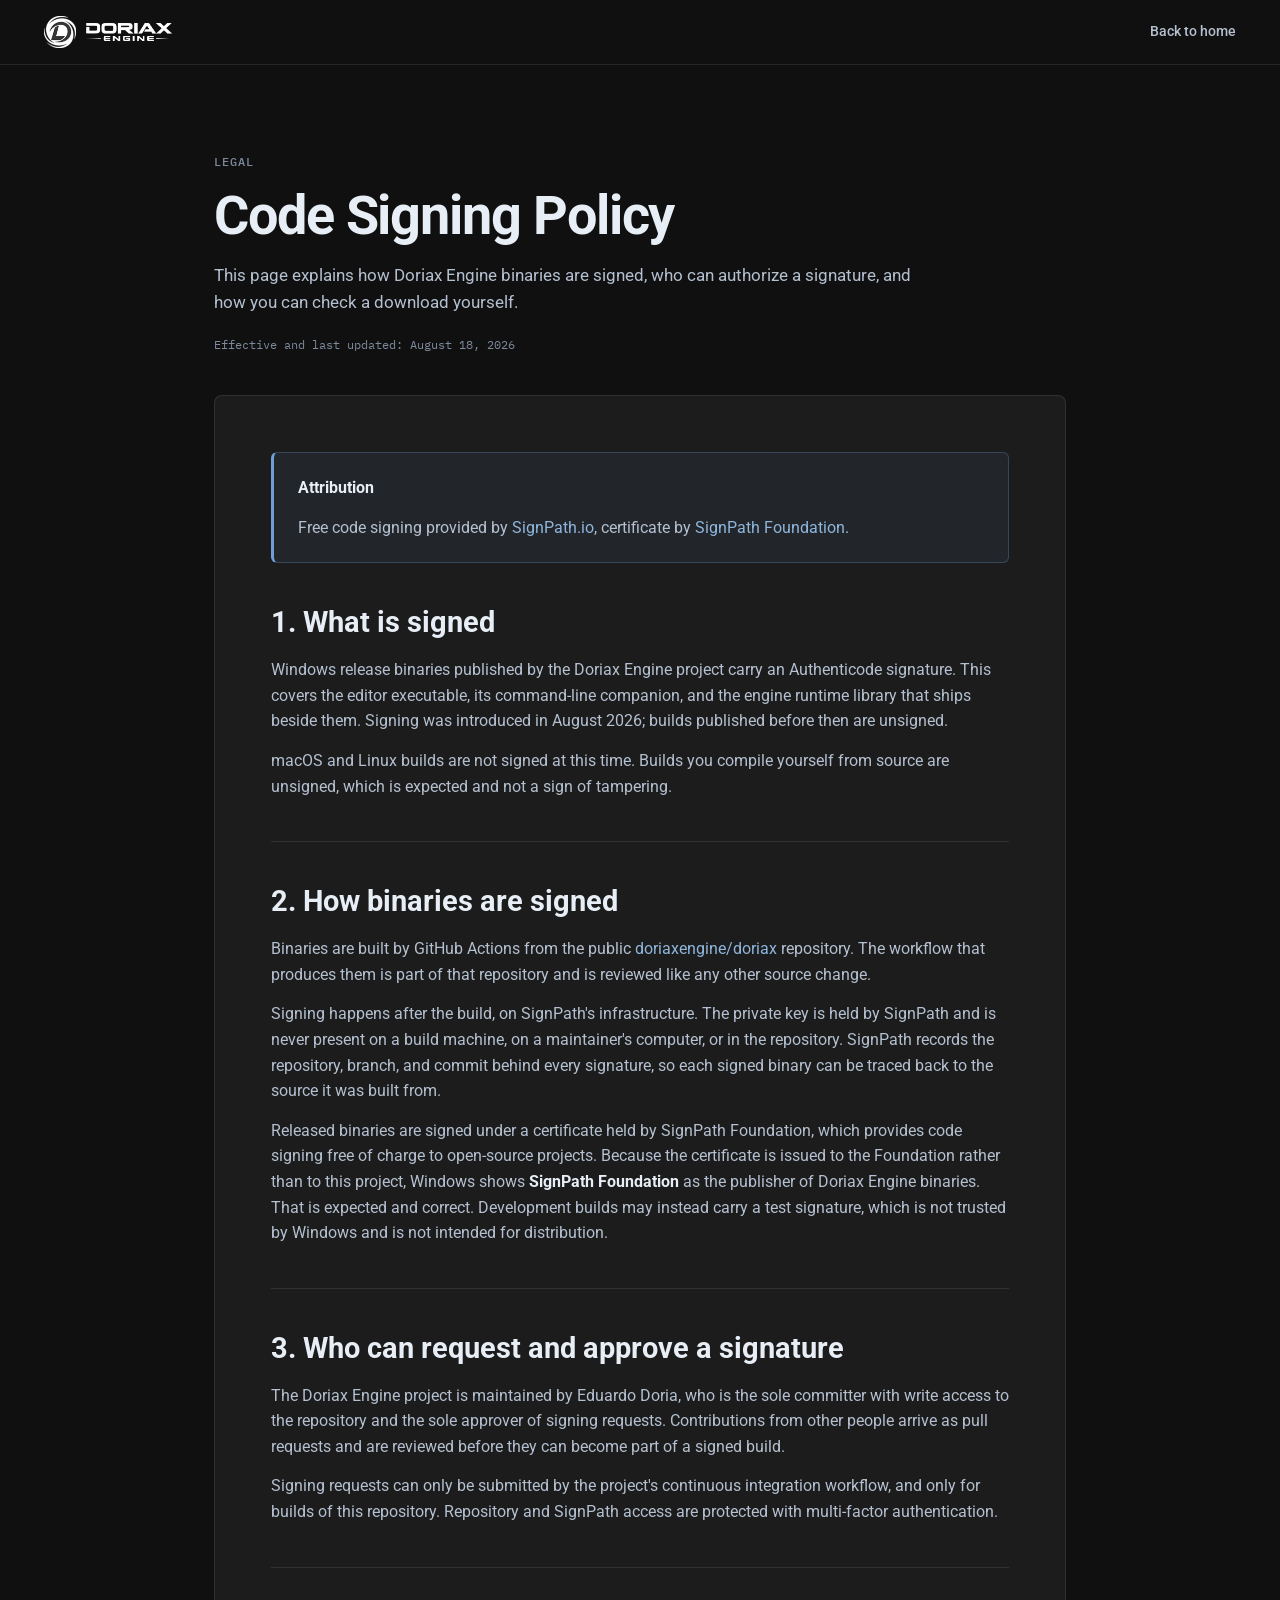
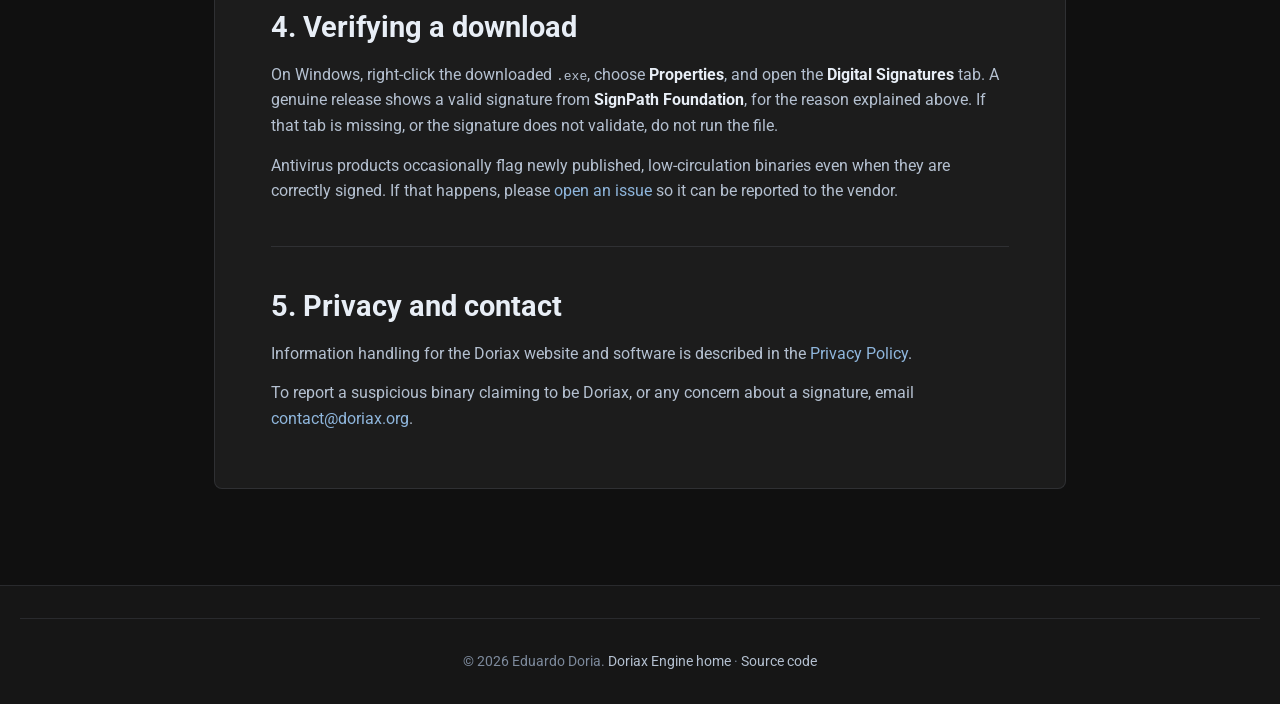
<file: code-signing.html>
<!DOCTYPE html>
<html lang="en">
<head>
    <meta charset="UTF-8">
    <meta name="viewport" content="width=device-width, initial-scale=1.0">
    <title>Code Signing Policy — Doriax Engine</title>
    <meta name="description" content="How Doriax Engine release binaries are code-signed, who may authorize a signature, and how to verify a download.">
    <link rel="canonical" href="https://www.doriax.org/code-signing.html">
    <link rel="icon" type="image/png" href="logo/favicon.png">
    <link rel="preconnect" href="https://fonts.googleapis.com">
    <link rel="preconnect" href="https://fonts.gstatic.com" crossorigin>
    <link href="https://fonts.googleapis.com/css2?family=IBM+Plex+Mono:wght@400;500&family=Roboto:wght@400;500;700&display=swap" rel="stylesheet">
    <link rel="stylesheet" href="css/style.css">
</head>
<body>
    <nav class="navbar legal-navbar" aria-label="Primary navigation">
        <div class="container nav-container">
            <a href="index.html" class="nav-logo" aria-label="Doriax Engine home">
                <img src="logo/logo_part1.png" alt="" class="nav-logo-icon">
                <img src="logo/logo_part2.png" alt="Doriax" class="nav-logo-wordmark">
            </a>
            <a href="index.html" class="legal-back-link">Back to home</a>
        </div>
    </nav>

    <main class="legal-page">
        <div class="container legal-container">
            <header class="legal-header">
                <span class="section-tag">Legal</span>
                <h1>Code Signing Policy</h1>
                <p class="legal-intro">This page explains how Doriax Engine binaries are signed, who can authorize a signature, and how you can check a download yourself.</p>
                <p class="legal-meta">Effective and last updated: August 18, 2026</p>
            </header>

            <article class="legal-content">
                <div class="legal-summary">
                    <p><strong>Attribution</strong></p>
                    <p>Free code signing provided by <a href="https://about.signpath.io" target="_blank" rel="noopener noreferrer">SignPath.io</a>, certificate by <a href="https://signpath.org" target="_blank" rel="noopener noreferrer">SignPath Foundation</a>.</p>
                </div>

                <section aria-labelledby="what-is-signed">
                    <h2 id="what-is-signed">1. What is signed</h2>
                    <p>Windows release binaries published by the Doriax Engine project carry an Authenticode signature. This covers the editor executable, its command-line companion, and the engine runtime library that ships beside them. Signing was introduced in August 2026; builds published before then are unsigned.</p>
                    <p>macOS and Linux builds are not signed at this time. Builds you compile yourself from source are unsigned, which is expected and not a sign of tampering.</p>
                </section>

                <section aria-labelledby="how-signed">
                    <h2 id="how-signed">2. How binaries are signed</h2>
                    <p>Binaries are built by GitHub Actions from the public <a href="https://github.com/doriaxengine/doriax" target="_blank" rel="noopener noreferrer">doriaxengine/doriax</a> repository. The workflow that produces them is part of that repository and is reviewed like any other source change.</p>
                    <p>Signing happens after the build, on SignPath&apos;s infrastructure. The private key is held by SignPath and is never present on a build machine, on a maintainer&apos;s computer, or in the repository. SignPath records the repository, branch, and commit behind every signature, so each signed binary can be traced back to the source it was built from.</p>
                    <p>Released binaries are signed under a certificate held by SignPath Foundation, which provides code signing free of charge to open-source projects. Because the certificate is issued to the Foundation rather than to this project, Windows shows <strong>SignPath Foundation</strong> as the publisher of Doriax Engine binaries. That is expected and correct. Development builds may instead carry a test signature, which is not trusted by Windows and is not intended for distribution.</p>
                </section>

                <section aria-labelledby="roles">
                    <h2 id="roles">3. Who can request and approve a signature</h2>
                    <p>The Doriax Engine project is maintained by Eduardo Doria, who is the sole committer with write access to the repository and the sole approver of signing requests. Contributions from other people arrive as pull requests and are reviewed before they can become part of a signed build.</p>
                    <p>Signing requests can only be submitted by the project&apos;s continuous integration workflow, and only for builds of this repository. Repository and SignPath access are protected with multi-factor authentication.</p>
                </section>

                <section aria-labelledby="verify">
                    <h2 id="verify">4. Verifying a download</h2>
                    <p>On Windows, right-click the downloaded <code>.exe</code>, choose <strong>Properties</strong>, and open the <strong>Digital Signatures</strong> tab. A genuine release shows a valid signature from <strong>SignPath Foundation</strong>, for the reason explained above. If that tab is missing, or the signature does not validate, do not run the file.</p>
                    <p>Antivirus products occasionally flag newly published, low-circulation binaries even when they are correctly signed. If that happens, please <a href="https://github.com/doriaxengine/doriax/issues" target="_blank" rel="noopener noreferrer">open an issue</a> so it can be reported to the vendor.</p>
                </section>

                <section aria-labelledby="privacy-contact">
                    <h2 id="privacy-contact">5. Privacy and contact</h2>
                    <p>Information handling for the Doriax website and software is described in the <a href="privacy.html">Privacy Policy</a>.</p>
                    <p>To report a suspicious binary claiming to be Doriax, or any concern about a signature, email <a data-email-user="contact" data-email-domain="doriax.org">contact [at] doriax [dot] org</a>.</p>
                </section>
            </article>
        </div>
    </main>

    <footer class="footer legal-footer">
        <div class="container footer-bottom">
            <p>&copy; 2026 Eduardo Doria. <a href="index.html">Doriax Engine home</a> &middot; <a href="https://github.com/doriaxengine/doriax" target="_blank" rel="noopener noreferrer">Source code</a></p>
        </div>
    </footer>

    <script src="js/email.js"></script>
</body>
</html>
</file>
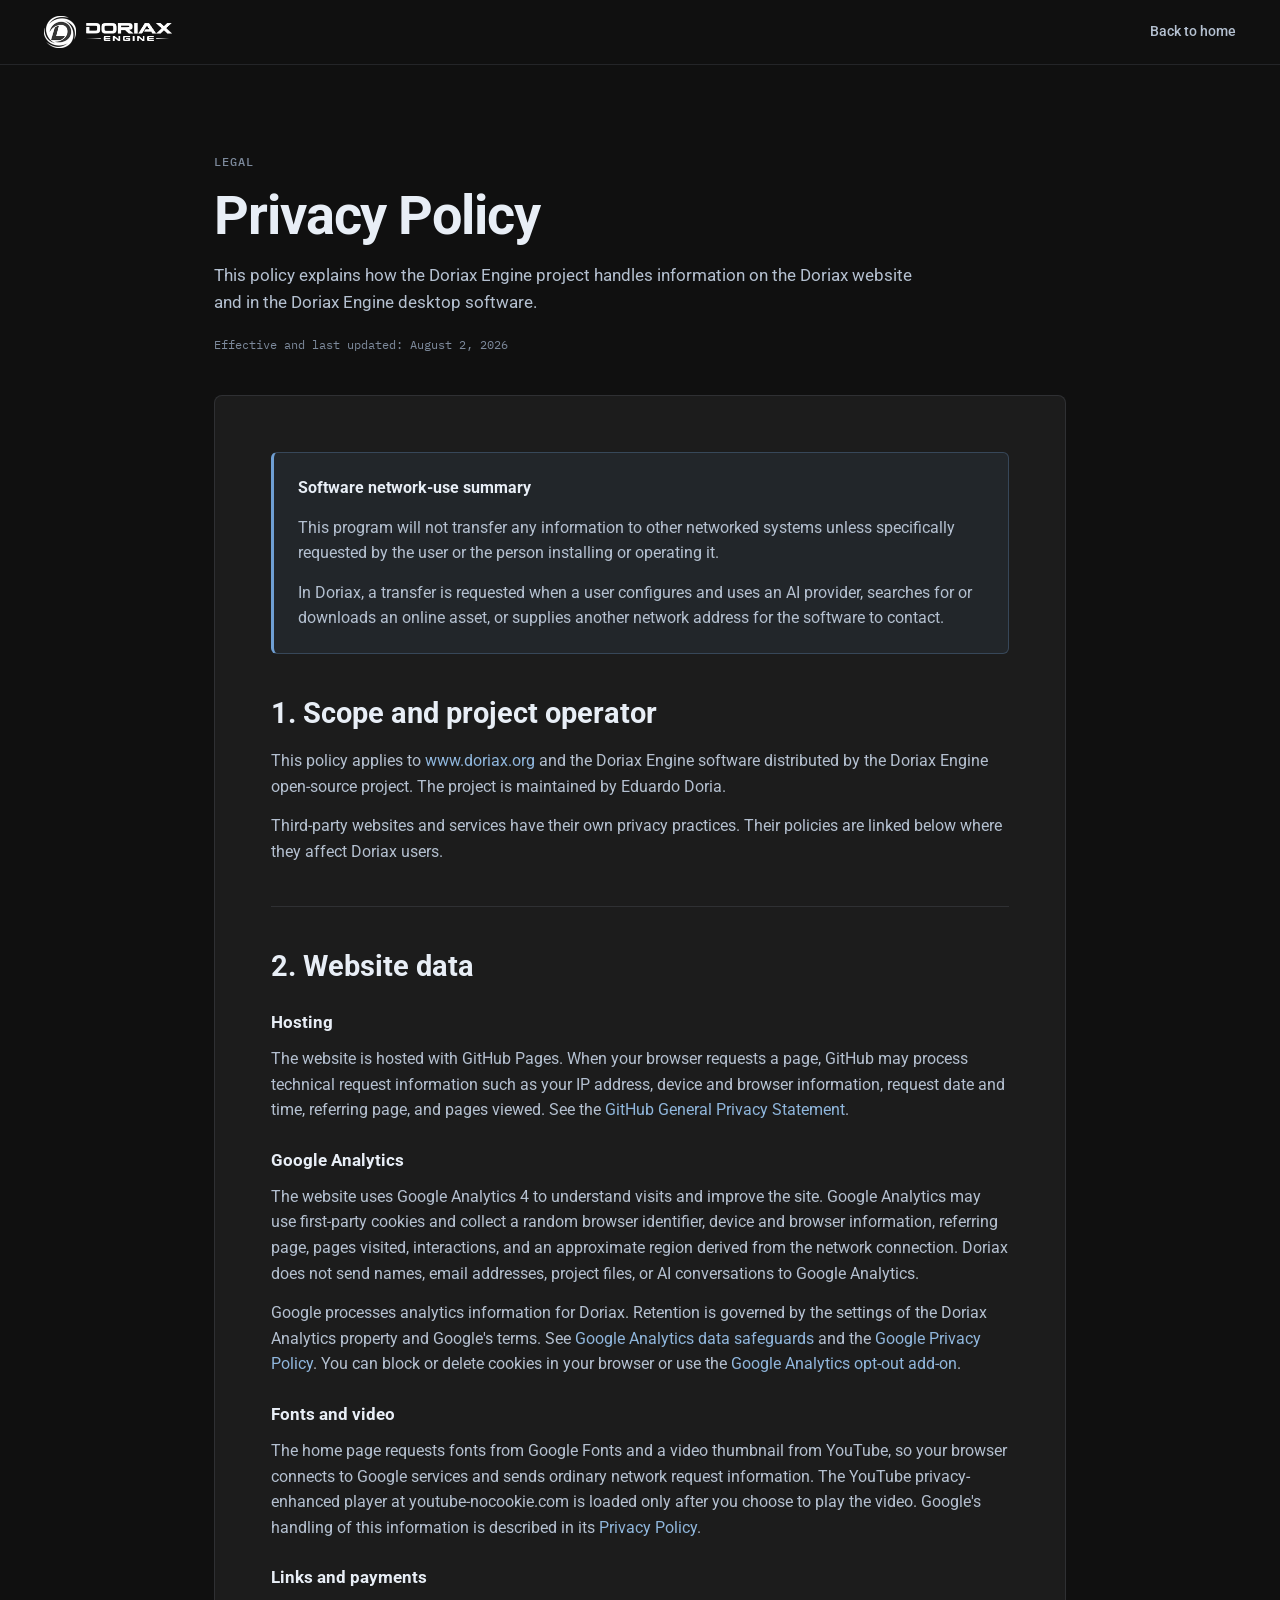
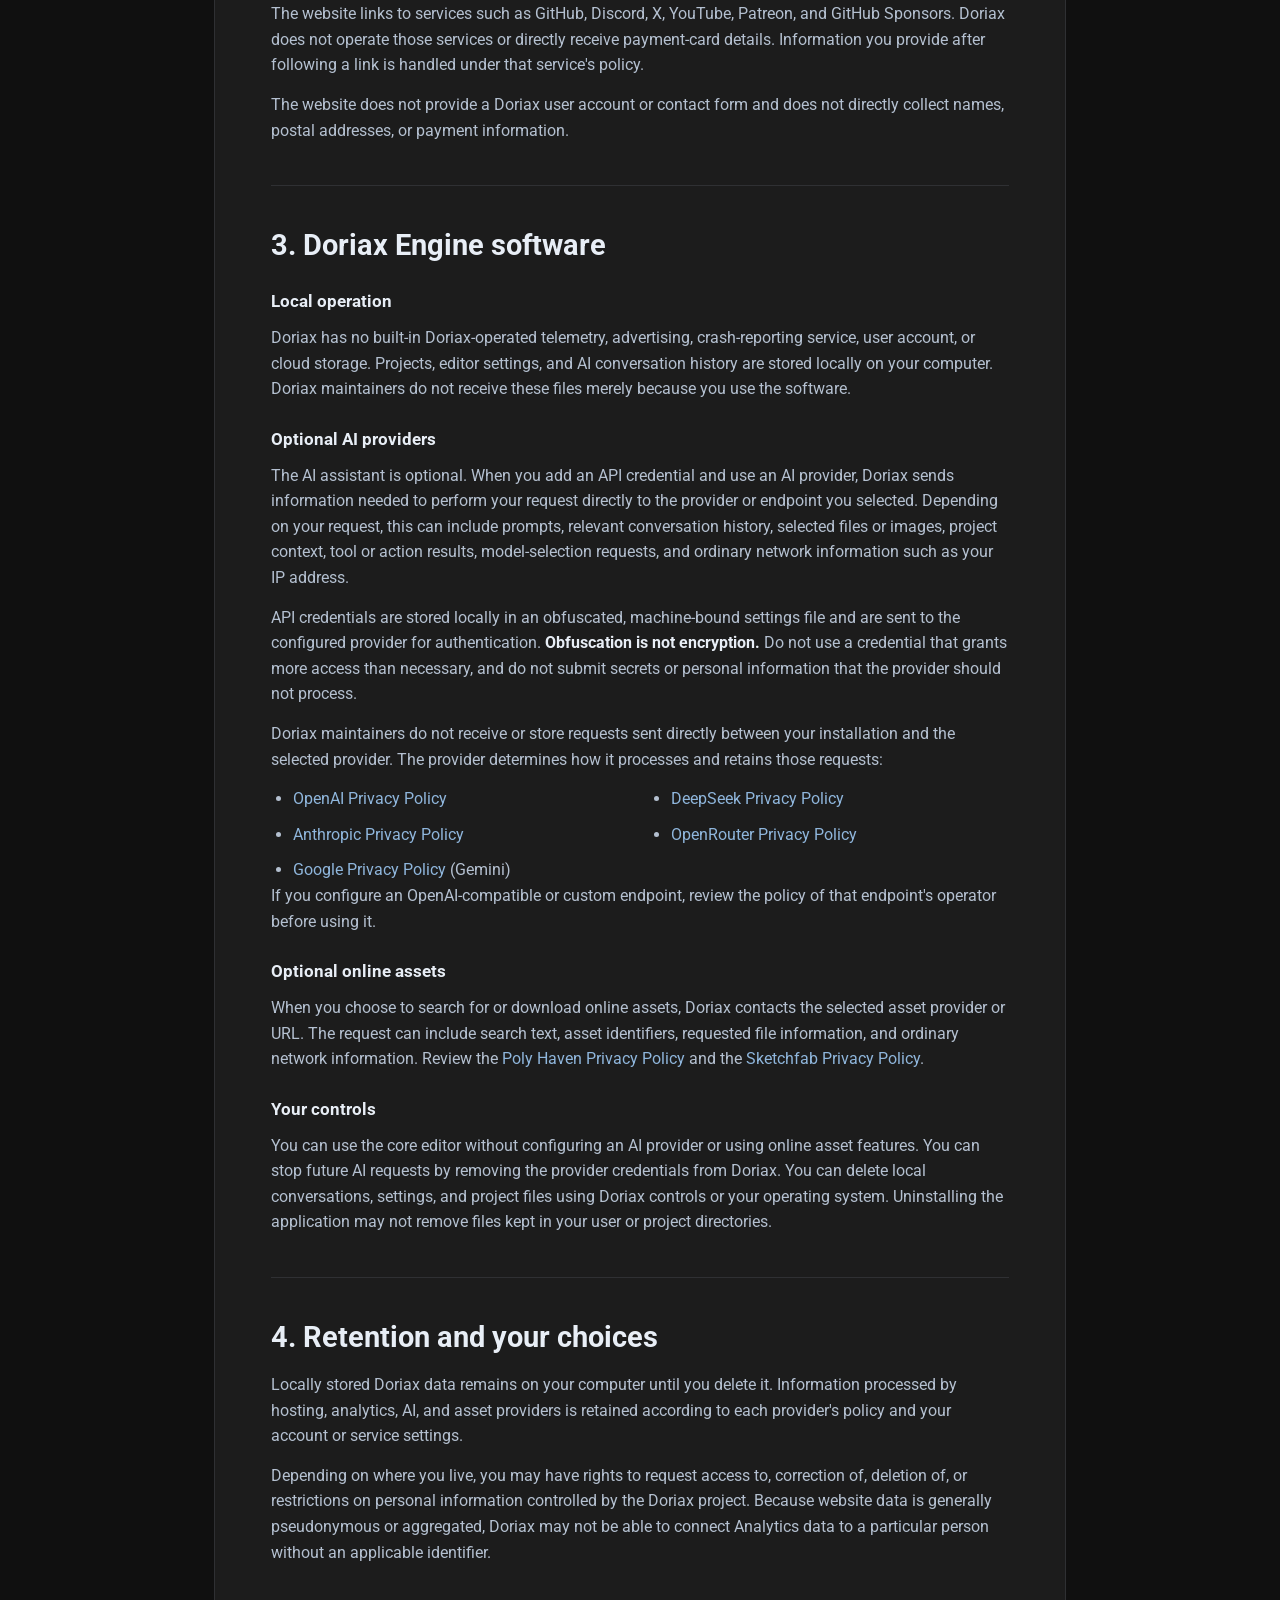
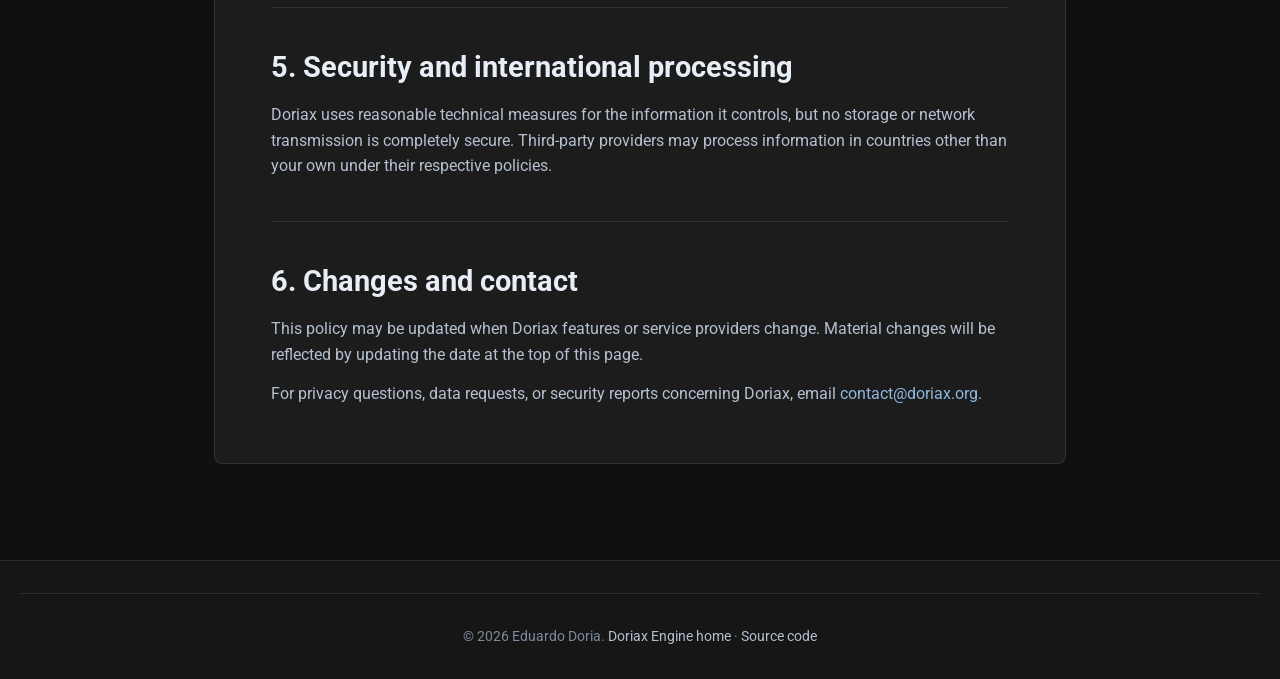
<file: privacy.html>
<!DOCTYPE html>
<html lang="en">
<head>
    <meta charset="UTF-8">
    <meta name="viewport" content="width=device-width, initial-scale=1.0">
    <title>Privacy Policy — Doriax Engine</title>
    <meta name="description" content="Privacy policy for the Doriax Engine website, editor, AI integrations, and online asset services.">
    <link rel="canonical" href="https://www.doriax.org/privacy.html">
    <link rel="icon" type="image/png" href="logo/favicon.png">
    <link rel="preconnect" href="https://fonts.googleapis.com">
    <link rel="preconnect" href="https://fonts.gstatic.com" crossorigin>
    <link href="https://fonts.googleapis.com/css2?family=IBM+Plex+Mono:wght@400;500&family=Roboto:wght@400;500;700&display=swap" rel="stylesheet">
    <link rel="stylesheet" href="css/style.css">
</head>
<body>
    <nav class="navbar legal-navbar" aria-label="Primary navigation">
        <div class="container nav-container">
            <a href="index.html" class="nav-logo" aria-label="Doriax Engine home">
                <img src="logo/logo_part1.png" alt="" class="nav-logo-icon">
                <img src="logo/logo_part2.png" alt="Doriax" class="nav-logo-wordmark">
            </a>
            <a href="index.html" class="legal-back-link">Back to home</a>
        </div>
    </nav>

    <main class="legal-page">
        <div class="container legal-container">
            <header class="legal-header">
                <span class="section-tag">Legal</span>
                <h1>Privacy Policy</h1>
                <p class="legal-intro">This policy explains how the Doriax Engine project handles information on the Doriax website and in the Doriax Engine desktop software.</p>
                <p class="legal-meta">Effective and last updated: August 2, 2026</p>
            </header>

            <article class="legal-content">
                <div class="legal-summary">
                    <p><strong>Software network-use summary</strong></p>
                    <p>This program will not transfer any information to other networked systems unless specifically requested by the user or the person installing or operating it.</p>
                    <p>In Doriax, a transfer is requested when a user configures and uses an AI provider, searches for or downloads an online asset, or supplies another network address for the software to contact.</p>
                </div>

                <section aria-labelledby="scope">
                    <h2 id="scope">1. Scope and project operator</h2>
                    <p>This policy applies to <a href="https://www.doriax.org/">www.doriax.org</a> and the Doriax Engine software distributed by the Doriax Engine open-source project. The project is maintained by Eduardo Doria.</p>
                    <p>Third-party websites and services have their own privacy practices. Their policies are linked below where they affect Doriax users.</p>
                </section>

                <section aria-labelledby="website-data">
                    <h2 id="website-data">2. Website data</h2>
                    <h3>Hosting</h3>
                    <p>The website is hosted with GitHub Pages. When your browser requests a page, GitHub may process technical request information such as your IP address, device and browser information, request date and time, referring page, and pages viewed. See the <a href="https://docs.github.com/en/site-policy/privacy-policies/github-general-privacy-statement" target="_blank" rel="noopener noreferrer">GitHub General Privacy Statement</a>.</p>

                    <h3>Google Analytics</h3>
                    <p>The website uses Google Analytics 4 to understand visits and improve the site. Google Analytics may use first-party cookies and collect a random browser identifier, device and browser information, referring page, pages visited, interactions, and an approximate region derived from the network connection. Doriax does not send names, email addresses, project files, or AI conversations to Google Analytics.</p>
                    <p>Google processes analytics information for Doriax. Retention is governed by the settings of the Doriax Analytics property and Google&apos;s terms. See <a href="https://support.google.com/analytics/answer/6004245" target="_blank" rel="noopener noreferrer">Google Analytics data safeguards</a> and the <a href="https://policies.google.com/privacy" target="_blank" rel="noopener noreferrer">Google Privacy Policy</a>. You can block or delete cookies in your browser or use the <a href="https://tools.google.com/dlpage/gaoptout" target="_blank" rel="noopener noreferrer">Google Analytics opt-out add-on</a>.</p>

                    <h3>Fonts and video</h3>
                    <p>The home page requests fonts from Google Fonts and a video thumbnail from YouTube, so your browser connects to Google services and sends ordinary network request information. The YouTube privacy-enhanced player at youtube-nocookie.com is loaded only after you choose to play the video. Google&apos;s handling of this information is described in its <a href="https://policies.google.com/privacy" target="_blank" rel="noopener noreferrer">Privacy Policy</a>.</p>

                    <h3>Links and payments</h3>
                    <p>The website links to services such as GitHub, Discord, X, YouTube, Patreon, and GitHub Sponsors. Doriax does not operate those services or directly receive payment-card details. Information you provide after following a link is handled under that service&apos;s policy.</p>
                    <p>The website does not provide a Doriax user account or contact form and does not directly collect names, postal addresses, or payment information.</p>
                </section>

                <section aria-labelledby="software-data">
                    <h2 id="software-data">3. Doriax Engine software</h2>
                    <h3>Local operation</h3>
                    <p>Doriax has no built-in Doriax-operated telemetry, advertising, crash-reporting service, user account, or cloud storage. Projects, editor settings, and AI conversation history are stored locally on your computer. Doriax maintainers do not receive these files merely because you use the software.</p>

                    <h3>Optional AI providers</h3>
                    <p>The AI assistant is optional. When you add an API credential and use an AI provider, Doriax sends information needed to perform your request directly to the provider or endpoint you selected. Depending on your request, this can include prompts, relevant conversation history, selected files or images, project context, tool or action results, model-selection requests, and ordinary network information such as your IP address.</p>
                    <p>API credentials are stored locally in an obfuscated, machine-bound settings file and are sent to the configured provider for authentication. <strong>Obfuscation is not encryption.</strong> Do not use a credential that grants more access than necessary, and do not submit secrets or personal information that the provider should not process.</p>
                    <p>Doriax maintainers do not receive or store requests sent directly between your installation and the selected provider. The provider determines how it processes and retains those requests:</p>
                    <ul class="legal-service-links">
                        <li><a href="https://openai.com/policies/privacy-policy/" target="_blank" rel="noopener noreferrer">OpenAI Privacy Policy</a></li>
                        <li><a href="https://www.anthropic.com/legal/privacy" target="_blank" rel="noopener noreferrer">Anthropic Privacy Policy</a></li>
                        <li><a href="https://policies.google.com/privacy" target="_blank" rel="noopener noreferrer">Google Privacy Policy</a> (Gemini)</li>
                        <li><a href="https://cdn.deepseek.com/policies/en-US/deepseek-privacy-policy.html" target="_blank" rel="noopener noreferrer">DeepSeek Privacy Policy</a></li>
                        <li><a href="https://openrouter.ai/privacy" target="_blank" rel="noopener noreferrer">OpenRouter Privacy Policy</a></li>
                    </ul>
                    <p>If you configure an OpenAI-compatible or custom endpoint, review the policy of that endpoint&apos;s operator before using it.</p>

                    <h3>Optional online assets</h3>
                    <p>When you choose to search for or download online assets, Doriax contacts the selected asset provider or URL. The request can include search text, asset identifiers, requested file information, and ordinary network information. Review the <a href="https://polyhaven.com/privacy" target="_blank" rel="noopener noreferrer">Poly Haven Privacy Policy</a> and the <a href="https://sketchfab.com/privacy" target="_blank" rel="noopener noreferrer">Sketchfab Privacy Policy</a>.</p>

                    <h3>Your controls</h3>
                    <p>You can use the core editor without configuring an AI provider or using online asset features. You can stop future AI requests by removing the provider credentials from Doriax. You can delete local conversations, settings, and project files using Doriax controls or your operating system. Uninstalling the application may not remove files kept in your user or project directories.</p>
                </section>

                <section aria-labelledby="retention-rights">
                    <h2 id="retention-rights">4. Retention and your choices</h2>
                    <p>Locally stored Doriax data remains on your computer until you delete it. Information processed by hosting, analytics, AI, and asset providers is retained according to each provider&apos;s policy and your account or service settings.</p>
                    <p>Depending on where you live, you may have rights to request access to, correction of, deletion of, or restrictions on personal information controlled by the Doriax project. Because website data is generally pseudonymous or aggregated, Doriax may not be able to connect Analytics data to a particular person without an applicable identifier.</p>
                </section>

                <section aria-labelledby="security-transfers">
                    <h2 id="security-transfers">5. Security and international processing</h2>
                    <p>Doriax uses reasonable technical measures for the information it controls, but no storage or network transmission is completely secure. Third-party providers may process information in countries other than your own under their respective policies.</p>
                </section>

                <section aria-labelledby="changes-contact">
                    <h2 id="changes-contact">6. Changes and contact</h2>
                    <p>This policy may be updated when Doriax features or service providers change. Material changes will be reflected by updating the date at the top of this page.</p>
                    <p>For privacy questions, data requests, or security reports concerning Doriax, email <a data-email-user="contact" data-email-domain="doriax.org">contact [at] doriax [dot] org</a>.</p>
                </section>
            </article>
        </div>
    </main>

    <footer class="footer legal-footer">
        <div class="container footer-bottom">
            <p>&copy; 2026 Eduardo Doria. <a href="index.html">Doriax Engine home</a> &middot; <a href="https://github.com/doriaxengine/doriax" target="_blank" rel="noopener noreferrer">Source code</a></p>
        </div>
    </footer>

    <script src="js/email.js"></script>
</body>
</html>
</file>
<file: css/style.css>
/* ==============================
   Doriax Engine Website Styles
   ============================== */

/* --- Reset & Base --- */
*, *::before, *::after {
    margin: 0;
    padding: 0;
    box-sizing: border-box;
}

:root {
    --bg-primary: #101010;
    --bg-secondary: #161616;
    --bg-card: #1c1c1c;
    --border-color: rgba(180, 190, 210, 0.12);
    --border-hover: rgba(180, 190, 210, 0.24);

    --text-primary: #e8eef6;
    --text-secondary: #b4c0d0;
    --text-muted: #7d8a9c;

    --accent-1: #6f9fd4;
    --accent-2: #8fb6dc;
    --accent-3: #c5daf0;

    --donate-color: #a84f1f;
    --donate-hover: #b3591f;
    --donate-text: #dd8b58;

    --radius-sm: 4px;
    --radius-md: 6px;
    --radius-lg: 8px;

    --transition: 0.15s ease;
    --container-max: 1240px;

    --font-sans: 'Roboto', 'Segoe UI', sans-serif;
    --font-mono: 'IBM Plex Mono', 'SFMono-Regular', Consolas, monospace;
}

html {
    scroll-behavior: smooth;
    -webkit-font-smoothing: antialiased;
    -moz-osx-font-smoothing: grayscale;
}

body {
    font-family: var(--font-sans);
    background: var(--bg-primary);
    color: var(--text-primary);
    line-height: 1.6;
    overflow-x: hidden;
}

.navbar, .hero, .section, .footer { position: relative; z-index: 1; }

img {
    max-width: 100%;
    height: auto;
    display: block;
}

a {
    color: var(--accent-2);
    text-decoration: none;
    transition: color var(--transition);
}

a:hover {
    color: var(--accent-3);
}

/* --- Container --- */
.container {
    max-width: var(--container-max);
    margin: 0 auto;
    padding: 0 24px;
}

/* --- Section --- */
.section {
    padding: 96px 0;
    position: relative;
}

.section-header {
    text-align: center;
    margin-bottom: 64px;
}

.section-tag {
    display: inline-block;
    font-family: var(--font-mono);
    font-size: 0.74rem;
    font-weight: 500;
    letter-spacing: 0.08em;
    text-transform: uppercase;
    color: var(--text-muted);
    margin-bottom: 14px;
}

.section-title {
    font-size: clamp(1.85rem, 4vw, 2.6rem);
    font-weight: 700;
    line-height: 1.2;
    letter-spacing: -0.02em;
    margin-bottom: 16px;
}

.section-subtitle {
    font-size: 1.1rem;
    color: var(--text-secondary);
    max-width: 600px;
    margin: 0 auto;
    line-height: 1.7;
}

.text-gradient {
    color: inherit;
}

/* --- Buttons --- */
.btn {
    display: inline-flex;
    align-items: center;
    gap: 8px;
    font-family: inherit;
    font-weight: 600;
    font-size: 0.95rem;
    padding: 12px 24px;
    border-radius: var(--radius-md);
    border: none;
    cursor: pointer;
    transition: all var(--transition);
    text-decoration: none;
    white-space: nowrap;
}

.btn-lg {
    padding: 16px 32px;
    font-size: 1.05rem;
}

.btn-primary {
    background: #3d6fad;
    color: #fff;
}

.btn-primary:hover {
    background: #4d82c4;
    color: #fff;
}

.btn-outline {
    background: transparent;
    color: var(--text-primary);
    border: 1px solid var(--border-hover);
}

.btn-outline:hover {
    background: rgba(255, 255, 255, 0.06);
    border-color: rgba(255, 255, 255, 0.3);
    color: var(--text-primary);
}

.btn-donate {
    background: var(--donate-color);
    color: #fff;
}

.btn-donate:hover {
    background: var(--donate-hover);
    color: #fff;
}

.btn-donate-outline {
    background: transparent;
    color: var(--donate-text);
    border: 1px solid var(--donate-text);
}

.btn-donate-outline:hover {
    background: rgba(221, 139, 88, 0.12);
    border-color: var(--donate-text);
    color: var(--donate-text);
}

/* ==============================
   Navigation
   ============================== */
.navbar {
    position: fixed;
    top: 0;
    left: 0;
    right: 0;
    z-index: 1000;
    padding: 16px 0;
    transition: all var(--transition);
    background: transparent;
}

.navbar.scrolled {
    background: var(--bg-primary);
    border-bottom: 1px solid var(--border-color);
    padding: 10px 0;
}

.nav-container {
    display: flex;
    align-items: center;
    justify-content: space-between;
}

.nav-logo {
    display: flex;
    align-items: center;
    gap: 10px;
    text-decoration: none;
    color: var(--text-primary);
}

.nav-logo-icon {
    width: 32px;
    height: 32px;
    object-fit: contain;
}

.nav-logo-wordmark {
    height: 18px;
    width: auto;
    object-fit: contain;
}

.nav-links {
    display: flex;
    align-items: center;
    gap: 4px;
    list-style: none;
}

.nav-links a {
    color: var(--text-secondary);
    font-size: 0.9rem;
    font-weight: 500;
    padding: 8px 16px;
    border-radius: var(--radius-sm);
    transition: all var(--transition);
}

.nav-links a:hover {
    color: var(--text-primary);
    background: rgba(255, 255, 255, 0.05);
}

.nav-donate-btn {
    background: var(--donate-color) !important;
    color: #fff !important;
    padding: 8px 20px !important;
    border-radius: var(--radius-md) !important;
    font-weight: 600 !important;
}

.nav-donate-btn:hover {
    color: #fff !important;
    background: var(--donate-hover) !important;
}

.nav-icon-link {
    display: flex !important;
    align-items: center;
    justify-content: center;
    width: 36px;
    height: 36px;
    padding: 0 !important;
}

.nav-toggle {
    display: none;
    flex-direction: column;
    gap: 5px;
    background: none;
    border: none;
    cursor: pointer;
    padding: 4px;
}

.nav-toggle span {
    display: block;
    width: 24px;
    height: 2px;
    background: var(--text-primary);
    border-radius: 2px;
    transition: all var(--transition);
}

/* ==============================
   Hero
   ============================== */
.hero {
    min-height: 100vh;
    display: flex;
    align-items: center;
    padding: 120px 0 80px;
    position: relative;
    overflow: hidden;
}

.hero-container {
    display: grid;
    grid-template-columns: 1fr 1.12fr;
    gap: 48px;
    align-items: center;
    position: relative;
    z-index: 1;
}

.hero-badge {
    display: inline-block;
    font-family: var(--font-mono);
    font-size: 0.76rem;
    font-weight: 500;
    letter-spacing: 0.06em;
    text-transform: uppercase;
    color: var(--text-muted);
    margin-bottom: 20px;
}

.hero-title {
    font-size: clamp(2.1rem, 4.4vw, 3.5rem);
    font-weight: 700;
    line-height: 1.12;
    letter-spacing: -0.02em;
    margin-bottom: 24px;
    white-space: nowrap;
}

.hero-gradient {
    color: inherit;
}

.hero-subtitle {
    font-size: 1.15rem;
    color: var(--text-secondary);
    line-height: 1.8;
    margin-bottom: 40px;
    max-width: 500px;
}

.hero-subtitle strong {
    color: var(--text-primary);
    font-weight: 600;
}

.hero-actions {
    display: flex;
    gap: 10px;
    flex-wrap: wrap;
    margin-bottom: 48px;
}

.hero-actions .btn-lg {
    padding: 12px 18px;
    font-size: 0.95rem;
}

.hero-platforms {
    display: flex;
    align-items: center;
    gap: 16px;
    flex-wrap: wrap;
}

.hero-platforms-label {
    font-size: 0.85rem;
    color: var(--text-muted);
    font-weight: 500;
}

.hero-platforms-icons {
    display: flex;
    gap: 8px;
}

.platform-tag {
    display: inline-flex;
    align-items: center;
    gap: 6px;
    font-size: 0.8rem;
    color: var(--text-primary);
    background: rgba(180, 190, 210, 0.06);
    border: 1px solid var(--border-color);
    padding: 5px 12px;
    border-radius: var(--radius-sm);
}

.hero-visual {
    position: relative;
}

.hero-screenshot-wrapper {
    position: relative;
    border-radius: var(--radius-lg);
    overflow: hidden;
    border: 1px solid var(--border-color);
}

.hero-screenshot {
    width: 100%;
    display: block;
    border-radius: var(--radius-lg);
}

/* ==============================
   Intro Video
   ============================== */
.video-section {
    background: var(--bg-primary);
}

.video-embed {
    position: relative;
    max-width: 960px;
    margin: 0 auto;
    aspect-ratio: 16 / 9;
    border-radius: var(--radius-lg);
    overflow: hidden;
    border: 1px solid var(--border-color);
    background: var(--bg-card);
    cursor: pointer;
}

.video-embed::before {
    content: '';
    position: absolute;
    inset: 0;
    z-index: 1;
    pointer-events: none;
    background: rgba(16, 16, 16, 0.28);
}

.video-poster {
    width: 100%;
    height: 100%;
    object-fit: cover;
}

.video-play {
    position: absolute;
    top: 50%;
    left: 50%;
    transform: translate(-50%, -50%);
    z-index: 2;
    width: 84px;
    height: 84px;
    display: flex;
    align-items: center;
    justify-content: center;
    padding-left: 6px; /* optically centers the triangle */
    border: none;
    border-radius: 50%;
    cursor: pointer;
    color: var(--bg-primary);
    background: var(--text-primary);
    transition: background var(--transition), color var(--transition);
}

.video-embed:hover .video-play,
.video-play:focus-visible {
    background: #fff;
}

/* Once the YouTube player is swapped in, drop the poster treatment */
.video-embed.loaded {
    cursor: default;
}

.video-embed.loaded::before {
    content: none;
}

.video-embed iframe {
    position: absolute;
    inset: 0;
    width: 100%;
    height: 100%;
    border: 0;
}

.video-note {
    text-align: center;
    font-size: 0.9rem;
    color: var(--text-muted);
    margin-top: 24px;
}

/* ==============================
   Features
   ============================== */
.features {
    background: var(--bg-secondary);
}

.features-grid {
    display: grid;
    grid-template-columns: repeat(3, 1fr);
    gap: 16px;
}

.feature-card {
    background: var(--bg-card);
    border: 1px solid var(--border-color);
    padding: 28px 24px;
}

.feature-card h3 {
    font-size: 1.08rem;
    font-weight: 700;
    margin-bottom: 10px;
    letter-spacing: -0.01em;
}

.feature-card p {
    font-size: 0.9rem;
    color: var(--text-secondary);
    line-height: 1.7;
}

/* ==============================
   Editor Showcase
   ============================== */
.editor-showcase {
    background: var(--bg-primary);
}

.editor-features {
    display: flex;
    flex-direction: column;
    gap: 32px;
}

.editor-feature-tabs {
    display: flex;
    justify-content: center;
    gap: 8px;
    flex-wrap: wrap;
}

.editor-tab {
    display: inline-flex;
    align-items: center;
    gap: 8px;
    font-family: inherit;
    font-size: 0.9rem;
    font-weight: 500;
    color: var(--text-secondary);
    background: rgba(255, 255, 255, 0.03);
    border: 1px solid var(--border-color);
    padding: 12px 24px;
    border-radius: var(--radius-md);
    cursor: pointer;
    transition: all var(--transition);
}

.editor-tab:hover {
    color: var(--text-primary);
    background: rgba(255, 255, 255, 0.06);
    border-color: var(--border-hover);
}

.editor-tab.active {
    color: var(--bg-primary);
    background: var(--text-primary);
    border-color: var(--text-primary);
}

.editor-preview {
    position: relative;
    border-radius: var(--radius-lg);
    overflow: hidden;
    border: 1px solid var(--border-color);
    background: var(--bg-card);
    aspect-ratio: 16 / 9;
}

.editor-preview-image {
    position: absolute;
    inset: 0;
    opacity: 0;
    transition: opacity 0.5s ease;
}

.editor-preview-image.active {
    opacity: 1;
}

.editor-preview-image img {
    width: 100%;
    height: 100%;
    object-fit: cover;
}

/* ==============================
   Highlights
   ============================== */
.highlights {
    padding: 80px 0;
    background: var(--bg-secondary);
    border-top: 1px solid var(--border-color);
    border-bottom: 1px solid var(--border-color);
}

.highlights-grid {
    display: grid;
    grid-template-columns: repeat(4, 1fr);
    gap: 48px;
}

.highlight-item {
    text-align: center;
}

.highlight-number {
    font-family: var(--font-mono);
    font-size: clamp(2rem, 4vw, 2.6rem);
    font-weight: 500;
    color: var(--text-primary);
    line-height: 1.2;
    margin-bottom: 8px;
}

.highlight-label {
    font-size: 0.95rem;
    color: var(--text-secondary);
    font-weight: 500;
}

/* ==============================
   Example Games
   ============================== */
.examples {
    background: var(--bg-secondary);
}

.examples-grid {
    display: grid;
    grid-template-columns: repeat(2, 1fr);
    gap: 24px;
}

.example-card {
    background: var(--bg-card);
    border: 1px solid var(--border-color);
    border-radius: var(--radius-lg);
    overflow: hidden;
    transition: border-color var(--transition);
}

.example-card:hover {
    border-color: var(--border-hover);
}

.example-image {
    display: block;
    aspect-ratio: 16 / 9;
    border-bottom: 1px solid var(--border-color);
}

.example-image img {
    width: 100%;
    height: 100%;
    object-fit: cover;
}

.example-body {
    display: flex;
    align-items: center;
    justify-content: space-between;
    flex-wrap: wrap;
    gap: 16px;
    padding: 20px 24px;
}

.example-info h3 {
    font-size: 1.15rem;
    font-weight: 700;
    letter-spacing: -0.01em;
}

.example-genre {
    font-size: 0.85rem;
    color: var(--text-muted);
}

.example-links {
    display: flex;
    gap: 8px;
}

.example-links .btn {
    padding: 10px 20px;
    font-size: 0.9rem;
}

/* ==============================
   Gallery
   ============================== */
.gallery {
    background: var(--bg-primary);
}

.gallery-grid {
    display: grid;
    grid-template-columns: repeat(4, 1fr);
    gap: 16px;
}

.gallery-item {
    position: relative;
    border-radius: var(--radius-md);
    overflow: hidden;
    cursor: pointer;
    border: 1px solid var(--border-color);
    aspect-ratio: 16 / 10;
}

.gallery-item:hover {
    border-color: var(--border-hover);
}

.gallery-item img {
    width: 100%;
    height: 100%;
    object-fit: cover;
}

.gallery-overlay {
    position: absolute;
    inset: 0;
    background: linear-gradient(to top, rgba(16, 16, 16, 0.88) 0%, transparent 50%);
    display: flex;
    align-items: flex-end;
    padding: 16px;
    opacity: 0;
    transition: opacity var(--transition);
}

.gallery-item:hover .gallery-overlay {
    opacity: 1;
}

.gallery-overlay span {
    font-size: 0.85rem;
    font-weight: 600;
    color: #fff;
}

/* ==============================
   Lightbox
   ============================== */
.lightbox {
    position: fixed;
    inset: 0;
    z-index: 2000;
    background: rgba(0, 0, 0, 0.92);
    backdrop-filter: blur(10px);
    display: flex;
    align-items: center;
    justify-content: center;
    opacity: 0;
    visibility: hidden;
    transition: all 0.3s ease;
}

.lightbox.active {
    opacity: 1;
    visibility: visible;
}

.lightbox-content {
    max-width: 90vw;
    max-height: 90vh;
}

.lightbox-content img {
    max-width: 90vw;
    max-height: 85vh;
    border-radius: var(--radius-md);
    object-fit: contain;
}

.lightbox-close, .lightbox-prev, .lightbox-next {
    position: absolute;
    background: rgba(255, 255, 255, 0.1);
    border: 1px solid rgba(255, 255, 255, 0.1);
    color: #fff;
    cursor: pointer;
    border-radius: 50%;
    transition: all var(--transition);
    font-family: inherit;
}

.lightbox-close:hover, .lightbox-prev:hover, .lightbox-next:hover {
    background: rgba(255, 255, 255, 0.2);
}

.lightbox-close {
    top: 24px;
    right: 24px;
    width: 48px;
    height: 48px;
    font-size: 1.8rem;
    display: flex;
    align-items: center;
    justify-content: center;
}

.lightbox-prev, .lightbox-next {
    top: 50%;
    transform: translateY(-50%);
    width: 48px;
    height: 48px;
    font-size: 1.6rem;
    display: flex;
    align-items: center;
    justify-content: center;
}

.lightbox-prev { left: 24px; }
.lightbox-next { right: 24px; }

/* ==============================
   Download
   ============================== */
.download {
    background: var(--bg-secondary);
}

.download-cards {
    display: grid;
    grid-template-columns: repeat(3, 1fr);
    gap: 24px;
    margin-bottom: 32px;
}

.download-card {
    background: var(--bg-card);
    border: 1px solid var(--border-color);
    border-radius: var(--radius-lg);
    padding: 40px 32px;
    text-align: center;
}

.download-icon {
    color: var(--text-primary);
    margin-bottom: 20px;
    display: flex;
    justify-content: center;
}

.download-card h3 {
    font-size: 1.3rem;
    font-weight: 700;
    margin-bottom: 8px;
}

.download-meta {
    font-size: 0.85rem;
    color: var(--text-muted);
    margin-bottom: 24px;
}

.btn-download {
    width: 100%;
    justify-content: center;
}

.download-alt {
    font-size: 0.8rem;
    color: var(--text-muted);
    margin-top: 12px;
    line-height: 1.5;
}

.download-alt code {
    font-size: 0.95em;
    color: var(--text-secondary);
}

.download-warning {
    display: flex;
    align-items: flex-start;
    gap: 12px;
    background: rgba(253, 203, 110, 0.08);
    border: 1px solid rgba(253, 203, 110, 0.25);
    border-radius: var(--radius-md);
    padding: 16px 24px;
    margin: 0 auto 40px;
    max-width: 680px;
    font-size: 0.9rem;
    color: #fdcb6e;
    line-height: 1.6;
    text-align: left;
}

.download-warning svg {
    flex-shrink: 0;
    margin-top: 3px;
}

.download-warning strong {
    color: #ffeaa7;
}

.download-note {
    text-align: center;
    font-size: 0.9rem;
    color: var(--text-muted);
}

/* ==============================
   Donate
   ============================== */
.donate {
    background: var(--bg-primary);
    position: relative;
}

.donate-content {
    display: grid;
    grid-template-columns: 1fr 1fr;
    gap: 64px;
    align-items: center;
    position: relative;
    z-index: 1;
}

.donate-text p {
    color: var(--text-secondary);
    line-height: 1.8;
    margin-top: 16px;
}

.donate-text .section-title {
    text-align: left;
}

.donate-text .section-tag {
    margin-bottom: 20px;
}

.donate-actions {
    display: flex;
    flex-direction: column;
    gap: 32px;
    align-items: flex-start;
}

.donate-buttons {
    display: flex;
    gap: 16px;
    flex-wrap: wrap;
}

.donate-alternatives {
    color: var(--text-muted);
    font-size: 0.9rem;
}

.donate-alternatives span {
    display: block;
    margin-bottom: 12px;
}

.donate-links {
    display: flex;
    gap: 16px;
    flex-wrap: wrap;
}

.donate-links a {
    color: var(--text-secondary);
    font-weight: 500;
    padding: 8px 16px;
    background: rgba(255, 255, 255, 0.04);
    border: 1px solid var(--border-color);
    border-radius: var(--radius-sm);
    transition: all var(--transition);
    font-size: 0.85rem;
}

.donate-links a:hover {
    background: rgba(255, 255, 255, 0.08);
    border-color: var(--border-hover);
    color: var(--text-primary);
}

/* ==============================
   Contact & Support
   ============================== */
.contact {
    background: var(--bg-secondary);
    border-top: 1px solid var(--border-color);
}

.contact .section-header {
    margin-bottom: 32px;
}

.contact-actions {
    display: flex;
    flex-direction: column;
    align-items: center;
    gap: 20px;
    text-align: center;
}

.contact-buttons {
    display: flex;
    justify-content: center;
    gap: 16px;
    flex-wrap: wrap;
}

.contact-actions p {
    color: var(--text-secondary);
    font-size: 0.95rem;
    line-height: 1.7;
}

/* ==============================
   Footer
   ============================== */
.footer {
    background: var(--bg-secondary);
    border-top: 1px solid var(--border-color);
    padding: 48px 0 40px;
}

.footer-grid {
    display: grid;
    grid-template-columns: 2fr 1fr 1fr;
    gap: 48px;
    margin-bottom: 48px;
}

.footer-logo {
    margin-bottom: 16px;
}

.footer-logo-img {
    height: 64px;
    width: auto;
    object-fit: contain;
    border-radius: var(--radius-md);
}

.footer-brand p {
    color: var(--text-secondary);
    font-size: 0.9rem;
    line-height: 1.7;
    max-width: 320px;
    margin-bottom: 20px;
}

.footer-social {
    display: flex;
    flex-wrap: wrap;
    gap: 12px;
}

.footer-social a {
    width: 40px;
    height: 40px;
    flex-shrink: 0;
    display: flex;
    align-items: center;
    justify-content: center;
    background: rgba(255, 255, 255, 0.04);
    border: 1px solid var(--border-color);
    border-radius: var(--radius-sm);
    color: var(--text-secondary);
    transition: all var(--transition);
}

.footer-social a:hover {
    background: rgba(255, 255, 255, 0.08);
    color: var(--text-primary);
    border-color: var(--border-hover);
}

.footer-links h4 {
    font-size: 0.85rem;
    font-weight: 600;
    text-transform: uppercase;
    letter-spacing: 0.08em;
    color: var(--text-muted);
    margin-bottom: 20px;
}

.footer-links ul {
    list-style: none;
}

.footer-links li {
    margin-bottom: 12px;
}

.footer-links a {
    color: var(--text-secondary);
    font-size: 0.9rem;
    transition: color var(--transition);
}

.footer-links a:hover {
    color: var(--text-primary);
}

.footer-bottom {
    border-top: 1px solid var(--border-color);
    padding-top: 32px;
    text-align: center;
}

.footer-bottom p {
    font-size: 0.85rem;
    color: var(--text-muted);
}

.footer-bottom a {
    color: var(--text-secondary);
}

/* ==============================
   Legal pages
   ============================== */
.legal-navbar {
    background: var(--bg-primary);
    border-bottom: 1px solid var(--border-color);
}

.legal-back-link {
    color: var(--text-secondary);
    font-size: 0.9rem;
    font-weight: 500;
}

.legal-back-link:hover {
    color: var(--text-primary);
}

.legal-page {
    position: relative;
    z-index: 1;
    min-height: calc(100vh - 140px);
    padding: 148px 0 96px;
}

.legal-container {
    max-width: 900px;
}

.legal-header {
    margin-bottom: 40px;
}

.legal-header h1 {
    max-width: 760px;
    margin-bottom: 16px;
    font-size: clamp(2.2rem, 6vw, 3.4rem);
    font-weight: 700;
    line-height: 1.1;
    letter-spacing: -0.02em;
}

.legal-intro {
    max-width: 720px;
    color: var(--text-secondary);
    font-size: 1.08rem;
}

.legal-meta {
    margin-top: 18px;
    color: var(--text-muted);
    font-family: var(--font-mono);
    font-size: 0.78rem;
}

.legal-content {
    padding: clamp(24px, 6vw, 56px);
    background: var(--bg-card);
    border: 1px solid var(--border-color);
    border-radius: var(--radius-lg);
}

.legal-content section + section {
    margin-top: 42px;
    padding-top: 42px;
    border-top: 1px solid var(--border-color);
}

.legal-content h2 {
    margin-bottom: 16px;
    font-size: clamp(1.35rem, 4vw, 1.8rem);
    line-height: 1.25;
}

.legal-content h3 {
    margin: 24px 0 10px;
    font-size: 1.05rem;
}

.legal-content p,
.legal-content li {
    color: var(--text-secondary);
}

.legal-content p + p {
    margin-top: 14px;
}

.legal-content ul {
    margin: 14px 0 0 22px;
}

.legal-content li + li {
    margin-top: 10px;
}

.legal-content strong {
    color: var(--text-primary);
}

.legal-summary {
    margin-bottom: 42px;
    padding: 22px 24px;
    background: rgba(111, 159, 212, 0.08);
    border: 1px solid rgba(111, 159, 212, 0.28);
    border-left: 3px solid var(--accent-1);
    border-radius: var(--radius-md);
}

.legal-summary p {
    color: var(--text-primary);
}

.legal-summary p + p {
    color: var(--text-secondary);
}

.legal-service-links {
    columns: 2;
    column-gap: 40px;
}

.legal-service-links li {
    break-inside: avoid;
}

.legal-footer {
    padding: 32px 0;
}

/* ==============================
   Animations
   ============================== */
@keyframes fadeInUp {
    from {
        opacity: 0;
        transform: translateY(10px);
    }
    to {
        opacity: 1;
        transform: translateY(0);
    }
}

.fade-in-up {
    opacity: 0;
    transform: translateY(10px);
}

.fade-in-up.visible {
    animation: fadeInUp 0.35s ease-out forwards;
}

/* Respect a reduced-motion preference: show everything immediately. */
@media (prefers-reduced-motion: reduce) {
    html {
        scroll-behavior: auto;
    }

    .fade-in-up,
    .fade-in-up.visible {
        opacity: 1;
        transform: none;
        animation: none;
    }
}

/* ==============================
   Responsive
   ============================== */
@media (max-width: 1024px) {
    .nav-toggle {
        display: flex;
        position: relative;
        z-index: 1002;
    }

    .nav-toggle.active span:nth-child(1) {
        transform: translateY(7px) rotate(45deg);
    }

    .nav-toggle.active span:nth-child(2) {
        opacity: 0;
    }

    .nav-toggle.active span:nth-child(3) {
        transform: translateY(-7px) rotate(-45deg);
    }

    .nav-links {
        position: fixed;
        top: 0;
        left: 0;
        width: 100vw;
        height: 100vh;
        height: 100dvh;
        flex-direction: column;
        justify-content: center;
        align-items: center;
        gap: 16px;
        background: var(--bg-primary);
        opacity: 0;
        visibility: hidden;
        transition: all var(--transition);
        z-index: 1001;
    }

    .nav-links.open {
        opacity: 1;
        visibility: visible;
    }

    .nav-links a {
        font-size: 1.2rem;
        padding: 12px 24px;
    }

    .nav-icon-link {
        width: 48px;
        height: 48px;
    }

    .features-grid {
        grid-template-columns: repeat(2, 1fr);
    }

    .gallery-grid {
        grid-template-columns: repeat(2, 1fr);
    }

    .hero-container {
        grid-template-columns: 1fr;
        gap: 48px;
        text-align: center;
    }

    .hero-subtitle {
        margin: 0 auto 40px;
    }

    .hero-actions {
        justify-content: center;
    }

    .hero-platforms {
        justify-content: center;
    }

    .donate-content {
        grid-template-columns: 1fr;
        gap: 40px;
        text-align: center;
    }

    .donate-text .section-title {
        text-align: center;
    }

    .donate-actions {
        align-items: center;
    }

    .donate-buttons {
        justify-content: center;
    }

    .footer-grid {
        grid-template-columns: 1fr 1fr;
        gap: 32px;
    }
}

@media (max-width: 768px) {
    .section {
        padding: 80px 0;
    }

    .video-play {
        width: 64px;
        height: 64px;
    }

    .video-play svg {
        width: 26px;
        height: 26px;
    }

    .features-grid {
        grid-template-columns: 1fr;
    }

    .highlights-grid {
        grid-template-columns: repeat(2, 1fr);
        gap: 32px;
    }

    .download-cards {
        grid-template-columns: 1fr;
    }

    .gallery-grid {
        grid-template-columns: 1fr;
    }

    .examples-grid {
        grid-template-columns: 1fr;
    }

    .editor-feature-tabs {
        gap: 6px;
    }

    .editor-tab {
        font-size: 0.8rem;
        padding: 8px 16px;
    }

    .footer-grid {
        grid-template-columns: 1fr;
        gap: 32px;
    }

    .legal-page {
        padding: 124px 0 72px;
    }

    .legal-service-links {
        columns: 1;
    }

    .hero {
        min-height: auto;
        padding: 120px 0 60px;
    }

    .hero-title {
        font-size: clamp(1.55rem, 7.4vw, 3rem);
    }
}

@media (max-width: 480px) {
    .hero-actions {
        flex-direction: column;
        align-items: stretch;
    }

    .hero-actions .btn {
        justify-content: center;
    }

    .hero-platforms-icons {
        flex-wrap: wrap;
        justify-content: center;
    }

    .donate-links {
        flex-direction: column;
    }

    .editor-tab svg {
        display: none;
    }
}
</file>
